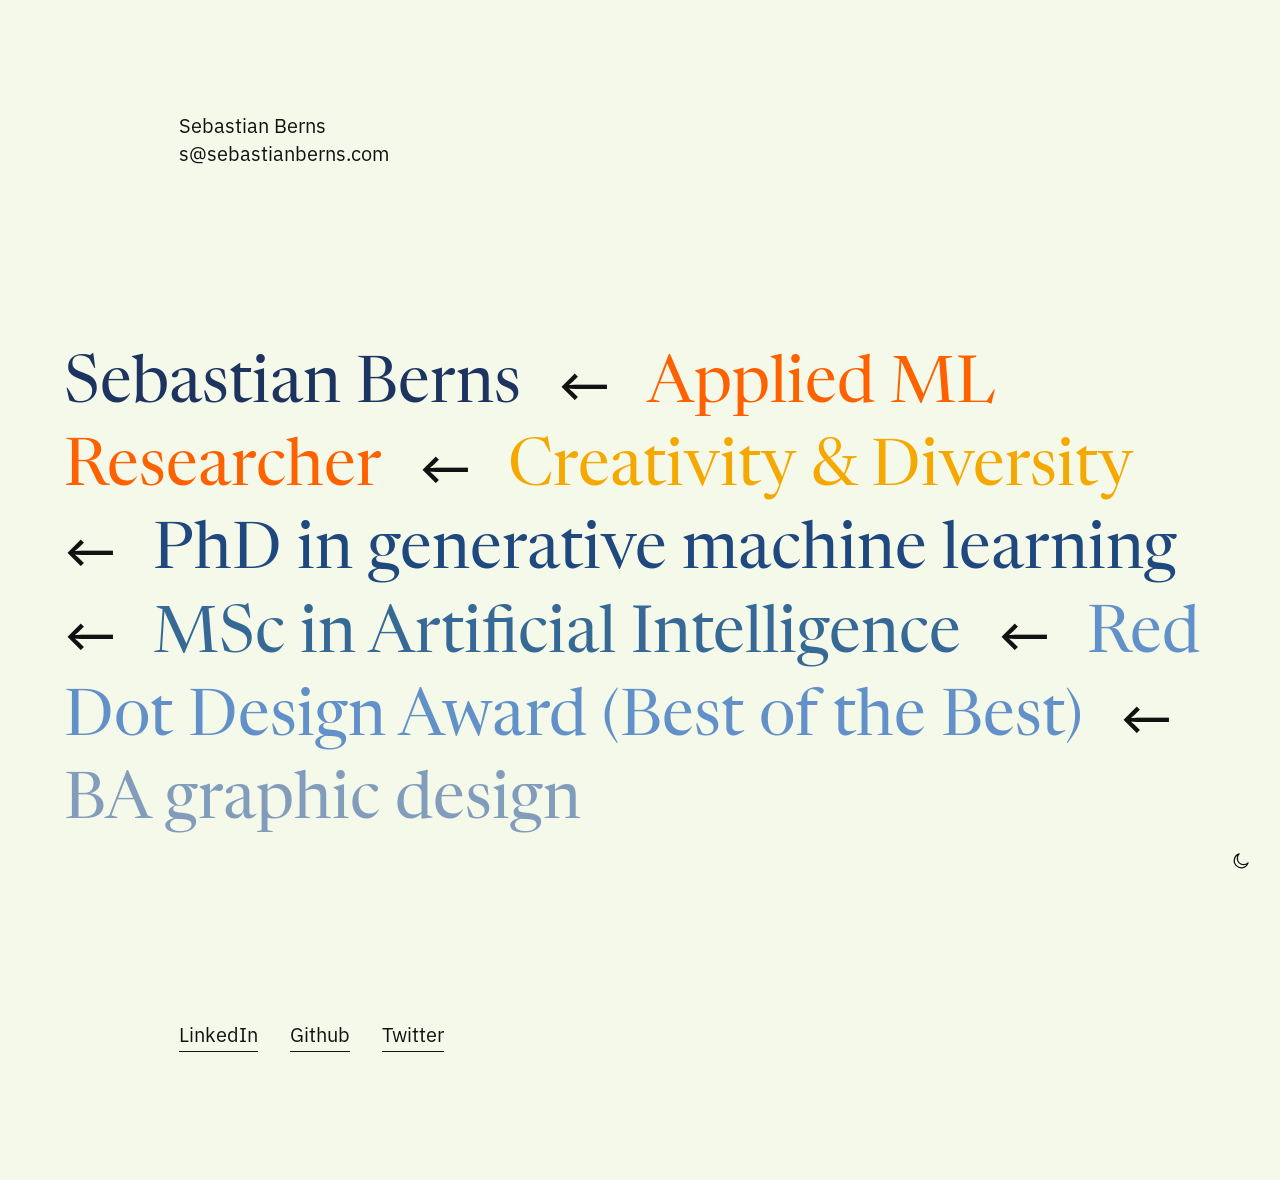
<file: index.html>
<!DOCTYPE html>
<html lang="en" dir="ltr">
  <head>
    <meta charset="utf-8">
    <meta name="viewport" content="width=device-width, initial-scale=1">
    <title>Sebastian Berns ← Creative ML Research</title>
    <meta name="description" content="Sebastian Berns is a generative machine learning researcher and graphic designer.">
    <meta name="author" content="Sebastian Berns">
    <meta name="color-scheme" content="light dark">
    <!-- The site has its own dark mode: keep Dark Reader (also Firefox for iOS's Night Mode) from
         recoloring it, which overrides the theme toggle -->
    <meta name="darkreader-lock">
    <link rel="canonical" href="https://sebastianberns.com/">
    <meta property="og:site_name" content="Sebastian Berns ← Creative ML Research">
    <meta property="og:title" content="Sebastian Berns ← Creative ML Research">
    <meta property="og:description" content="Sebastian Berns is a generative machine learning researcher and graphic designer.">
    <meta property="og:url" content="https://sebastianberns.com/">
    <meta property="og:type" content="website">
    <link rel="alternate" type="application/atom+xml" title="Sebastian Berns ← Creative ML Research" href="/blog/feed.xml">
    <link rel="preload" href="/fonts/ibm-plex-sans-regular.woff2" as="font" type="font/woff2" crossorigin media="(prefers-color-scheme: light)">
    <link rel="preload" href="/fonts/ibm-plex-sans-light.woff2" as="font" type="font/woff2" crossorigin media="(prefers-color-scheme: dark)">
    <link rel="preload" href="/fonts/newsreader-display-regular.woff2" as="font" type="font/woff2" crossorigin>
    <script>
      // Apply the theme toggle's saved choice before first paint
      try {
        const theme = localStorage.getItem("theme");
        if (theme === "light" || theme === "dark") document.documentElement.dataset.theme = theme;
      } catch {}
    </script>
    <link rel="stylesheet" href="/css/style.css?v=40577e2b82">
  </head>
  <body>
    <main id="main">
<header class="section">
  <article class="subsection cols">
    <div class="col col-l">
      <h1>Sebastian&nbsp;Berns<br><span style="unicode-bidi:bidi-override;direction:rtl">moc.snrebnaitsabes@s</span></h1>
    </div>
  </article>
</header>
<section id="intro" class="section">
  <article class="subsection">
    <p class="intro-p large serif c1 intro-p-space-after">Sebastian Berns</p>
    <p class="intro-p large arrow intro-p-space-after">←</p>
    <p class="intro-p large serif c6 intro-p-space-after">Applied ML Researcher</p>
    <p class="intro-p large arrow intro-p-space-after">←</p>
    <p class="intro-p large serif c7 intro-p-space-after">Creativity & Diversity</p>
    <p class="intro-p large arrow intro-p-space-after">←</p>
    <p class="intro-p large serif c2 intro-p-space-after">PhD in generative machine learning</p>
    <p class="intro-p large arrow intro-p-space-after">←</p>
    <p class="intro-p large serif c3 intro-p-space-after">MSc in Artificial Intelligence</p>
    <p class="intro-p large arrow intro-p-space-after">←</p>
    <p class="intro-p large serif c4 intro-p-space-after">Red Dot Design Award (Best of the Best)</p>
    <p class="intro-p large arrow intro-p-space-after">←</p>
    <p class="intro-p large serif c5 intro-p-space-after">BA graphic design</p>
  </article>
</section>
<section id="social" class="section">
  <nav class="subsection pad social-links" aria-label="Social media">
    <a href="https://www.linkedin.com/in/sebastianberns/">LinkedIn</a>
    <a href="https://github.com/sebastianberns">Github</a>
    <a href="https://twitter.com/sebastianberns">Twitter</a>
  </nav>
</section>
    </main>
    <button class="theme-toggle" type="button" hidden>
      <svg class="icon-moon" viewBox="0 0 24 24" fill="none" stroke="currentColor" stroke-width="1.5" stroke-linecap="round" stroke-linejoin="round" aria-hidden="true"><path d="M20.5 14.2A8.5 8.5 0 1 1 9.8 3.5a6.6 6.6 0 0 0 10.7 10.7z"/></svg>
      <svg class="icon-sun" viewBox="0 0 24 24" fill="none" stroke="currentColor" stroke-width="1.5" stroke-linecap="round" aria-hidden="true"><circle cx="12" cy="12" r="4"/><path d="M12 2.5v2M12 19.5v2M2.5 12h2M19.5 12h2M5.3 5.3l1.4 1.4M17.3 17.3l1.4 1.4M5.3 18.7l1.4-1.4M17.3 6.7l1.4-1.4"/></svg>
    </button>
    <script>
      (() => {
        const root = document.documentElement;
        const button = document.querySelector(".theme-toggle");
        const system = matchMedia("(prefers-color-scheme: dark)");
        const current = () => root.dataset.theme || (system.matches ? "dark" : "light");
        const label = () => {
          const text = `Switch to ${current() === "dark" ? "light" : "dark"} mode`;
          button.setAttribute("aria-label", text);
          button.title = text;
        };
        button.addEventListener("click", () => {
          const theme = current() === "dark" ? "light" : "dark";
          root.dataset.theme = theme;
          try { localStorage.setItem("theme", theme); } catch {}
          label();
        });
        system.addEventListener("change", label);
        label();
        button.hidden = false;
      })();
    </script>
  </body>
</html>
</file>
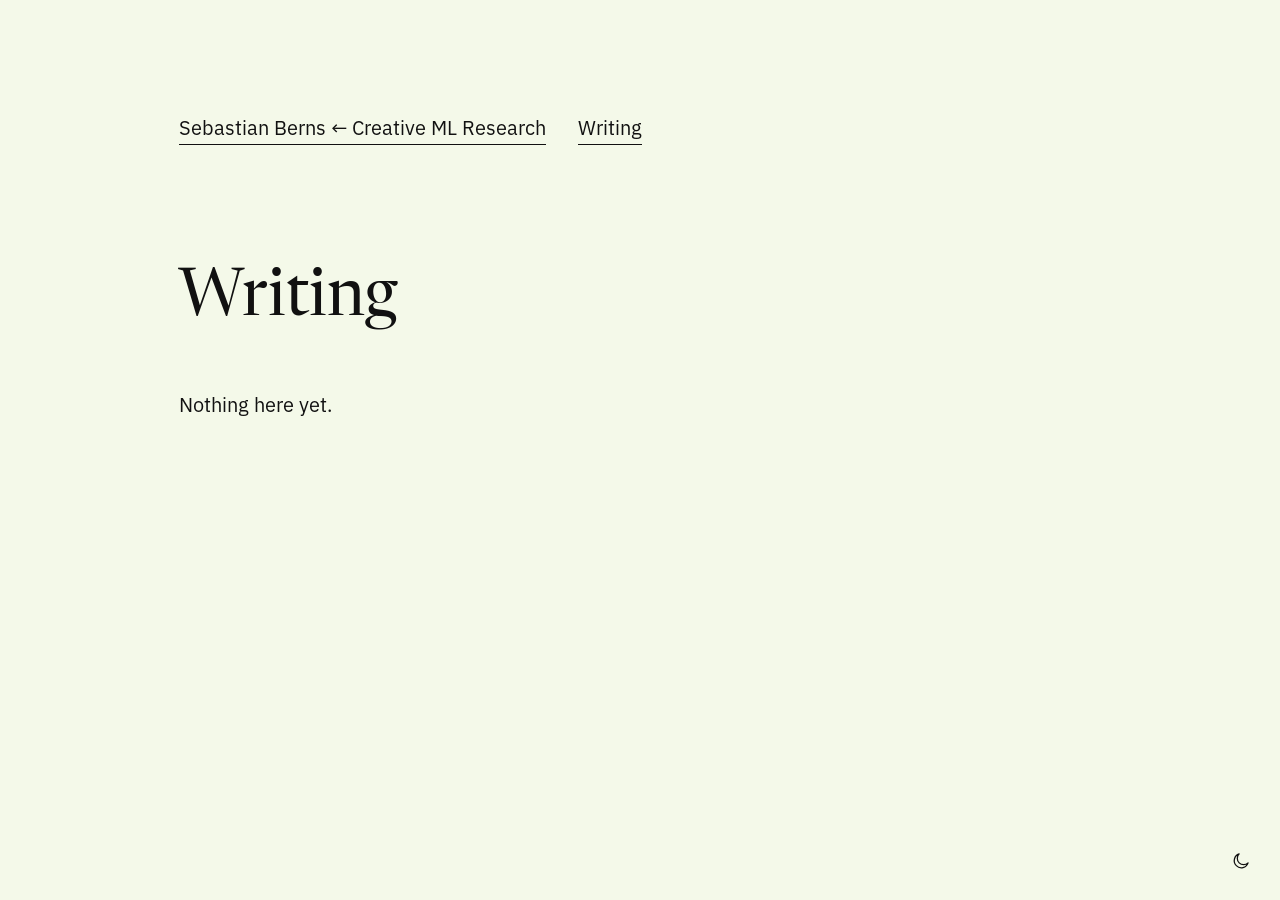
<file: blog/index.html>
<!DOCTYPE html>
<html lang="en" dir="ltr">
  <head>
    <meta charset="utf-8">
    <meta name="viewport" content="width=device-width, initial-scale=1">
    <title>Writing · Sebastian Berns ← Creative ML Research</title>
    <meta name="description" content="Sebastian Berns is a generative machine learning researcher and graphic designer.">
    <meta name="author" content="Sebastian Berns">
    <meta name="color-scheme" content="light dark">
    <!-- The site has its own dark mode: keep Dark Reader (also Firefox for iOS's Night Mode) from
         recoloring it, which overrides the theme toggle -->
    <meta name="darkreader-lock">
    <link rel="canonical" href="https://sebastianberns.com/blog/">
    <meta property="og:site_name" content="Sebastian Berns ← Creative ML Research">
    <meta property="og:title" content="Writing · Sebastian Berns ← Creative ML Research">
    <meta property="og:description" content="Sebastian Berns is a generative machine learning researcher and graphic designer.">
    <meta property="og:url" content="https://sebastianberns.com/blog/">
    <meta property="og:type" content="website">
    <link rel="alternate" type="application/atom+xml" title="Sebastian Berns ← Creative ML Research" href="/blog/feed.xml">
    <link rel="preload" href="/fonts/ibm-plex-sans-regular.woff2" as="font" type="font/woff2" crossorigin media="(prefers-color-scheme: light)">
    <link rel="preload" href="/fonts/ibm-plex-sans-light.woff2" as="font" type="font/woff2" crossorigin media="(prefers-color-scheme: dark)">
    <link rel="preload" href="/fonts/newsreader-display-regular.woff2" as="font" type="font/woff2" crossorigin>
    <script>
      // Apply the theme toggle's saved choice before first paint
      try {
        const theme = localStorage.getItem("theme");
        if (theme === "light" || theme === "dark") document.documentElement.dataset.theme = theme;
      } catch {}
    </script>
    <link rel="stylesheet" href="/css/style.css?v=40577e2b82">
  </head>
  <body>
    <main id="main">
<header class="section masthead">
  <div class="pad">
    <a class="masthead-name" href="/">Sebastian Berns ← Creative ML Research</a>
    <a class="masthead-link" href="/blog/">Writing</a>
  </div>
</header><section class="section">
  <h1 class="section-title pad large serif">Writing</h1>
  <p class="pad">Nothing here yet.</p>
</section>
    </main>
    <button class="theme-toggle" type="button" hidden>
      <svg class="icon-moon" viewBox="0 0 24 24" fill="none" stroke="currentColor" stroke-width="1.5" stroke-linecap="round" stroke-linejoin="round" aria-hidden="true"><path d="M20.5 14.2A8.5 8.5 0 1 1 9.8 3.5a6.6 6.6 0 0 0 10.7 10.7z"/></svg>
      <svg class="icon-sun" viewBox="0 0 24 24" fill="none" stroke="currentColor" stroke-width="1.5" stroke-linecap="round" aria-hidden="true"><circle cx="12" cy="12" r="4"/><path d="M12 2.5v2M12 19.5v2M2.5 12h2M19.5 12h2M5.3 5.3l1.4 1.4M17.3 17.3l1.4 1.4M5.3 18.7l1.4-1.4M17.3 6.7l1.4-1.4"/></svg>
    </button>
    <script>
      (() => {
        const root = document.documentElement;
        const button = document.querySelector(".theme-toggle");
        const system = matchMedia("(prefers-color-scheme: dark)");
        const current = () => root.dataset.theme || (system.matches ? "dark" : "light");
        const label = () => {
          const text = `Switch to ${current() === "dark" ? "light" : "dark"} mode`;
          button.setAttribute("aria-label", text);
          button.title = text;
        };
        button.addEventListener("click", () => {
          const theme = current() === "dark" ? "light" : "dark";
          root.dataset.theme = theme;
          try { localStorage.setItem("theme", theme); } catch {}
          label();
        });
        system.addEventListener("change", label);
        label();
        button.hidden = false;
      })();
    </script>
  </body>
</html>
</file>
<file: css/style.css>
/* sebastianberns.com — ported from CV-2024/src/scss; Pygments token colors are appended by the build */

/* Fonts */

@font-face {
  font-family: "IBM Plex Sans";
  src: url(/fonts/ibm-plex-sans-regular.woff2) format("woff2");
  font-weight: normal;
  font-style: normal;
  font-display: swap;
}

@font-face {
  font-family: "IBM Plex Sans";
  src: url(/fonts/ibm-plex-sans-italic.woff2) format("woff2");
  font-weight: normal;
  font-style: italic;
  font-display: swap;
}

@font-face {
  font-family: "IBM Plex Sans";
  src: url(/fonts/ibm-plex-sans-light.woff2) format("woff2");
  font-weight: 300;
  font-style: normal;
  font-display: swap;
}

@font-face {
  font-family: "IBM Plex Sans";
  src: url(/fonts/ibm-plex-sans-light-italic.woff2) format("woff2");
  font-weight: 300;
  font-style: italic;
  font-display: swap;
}

@font-face {
  font-family: "IBM Plex Sans";
  src: url(/fonts/ibm-plex-sans-bold.woff2) format("woff2");
  font-weight: bold;
  font-style: normal;
  font-display: swap;
}

@font-face {
  font-family: "IBM Plex Sans";
  src: url(/fonts/ibm-plex-sans-semibold.woff2) format("woff2");
  font-weight: 600;
  font-style: normal;
  font-display: swap;
}

@font-face {
  font-family: "IBM Plex Mono";
  src: url(/fonts/ibm-plex-mono-regular.woff2) format("woff2");
  font-weight: normal;
  font-style: normal;
  font-display: swap;
}

@font-face {
  font-family: "IBM Plex Mono";
  src: url(/fonts/ibm-plex-mono-italic.woff2) format("woff2");
  font-weight: normal;
  font-style: italic;
  font-display: swap;
}

@font-face {
  font-family: "Newsreader Display";
  src: url(/fonts/newsreader-display-regular.woff2) format("woff2");
  font-weight: normal;
  font-style: normal;
  font-display: swap;
}

@font-face {
  font-family: "Newsreader Display";
  src: url(/fonts/newsreader-display-italic.woff2) format("woff2");
  font-weight: normal;
  font-style: italic;
  font-display: swap;
}

@font-face {
  font-family: "Newsreader Text";
  src: url(/fonts/newsreader-text-regular.woff2) format("woff2");
  font-weight: normal;
  font-style: normal;
  font-display: swap;
}

@font-face {
  font-family: "Newsreader Text";
  src: url(/fonts/newsreader-text-italic.woff2) format("woff2");
  font-weight: normal;
  font-style: italic;
  font-display: swap;
}

@font-face {
  font-family: "Newsreader Text";
  src: url(/fonts/newsreader-text-light.woff2) format("woff2");
  font-weight: 300;
  font-style: normal;
  font-display: swap;
}

@font-face {
  font-family: "Newsreader Text";
  src: url(/fonts/newsreader-text-light-italic.woff2) format("woff2");
  font-weight: 300;
  font-style: italic;
  font-display: swap;
}

@font-face {
  font-family: "Newsreader Text";
  src: url(/fonts/newsreader-text-bold.woff2) format("woff2");
  font-weight: bold;
  font-style: normal;
  font-display: swap;
}

@font-face {
  font-family: "Newsreader Text";
  src: url(/fonts/newsreader-text-semibold.woff2) format("woff2");
  font-weight: 600;
  font-style: normal;
  font-display: swap;
}

/* Tokens */

/* Colors with two values follow color-scheme: the system setting, or the
   theme toggle's choice in <html data-theme="light|dark"> */
:root {
  color-scheme: light dark;
  --font-sans: "IBM Plex Sans", "Helvetica Neue", Helvetica, Arial, sans-serif;
  --font-display: "Newsreader Display", Garamond, "Times New Roman", Times, serif;
  --font-text: "Newsreader Text", Georgia, "Times New Roman", Times, serif;
  --font-mono: "IBM Plex Mono", ui-monospace, "SF Mono", Menlo, Consolas, monospace;
  --weight-text: 400;  /* 300 in dark mode */
  --weight-bold: 700;  /* 600 in dark mode */

  /* Named colors: light scheme */
  --ivory: #F4F9E9;
  --twilightindigo: #1D3461;
  --steelazure: #1F487E;
  --balticblue: #376996;
  --dustydenim: #6290C8;
  --wisteriablue: #829CBC;

  /* Named colors: dark scheme. The greens mirror the blues' ramp in OKLCH:
     same relative chroma and spacing, green hue, and lightest for c1 so the
     contrast order matches light mode */
  --carbon: #161614;
  --seafoam: #A1F4C2;
  --mintleaf: #89E4A1;
  --pistachio: #86C481;
  --fern: #54A465;
  --sage: #69926F;

  /* Named colors: both schemes */
  --blazeorange: #FE6100;
  --amberhoney: #F5A900;

  /* Synonyms: the same name in both schemes, used by the .c1–.c7 classes */
  --c1: light-dark(var(--twilightindigo), var(--seafoam));
  --c2: light-dark(var(--steelazure), var(--mintleaf));
  --c3: light-dark(var(--balticblue), var(--pistachio));
  --c4: light-dark(var(--dustydenim), var(--fern));
  --c5: light-dark(var(--wisteriablue), var(--sage));
  --c6: var(--blazeorange);
  --c7: var(--amberhoney);

  --bg: light-dark(var(--ivory), var(--carbon));
  --fg: light-dark(#111, #eeede9);
  --muted: light-dark(#6b6a66, #9a9890);
  --rule: light-dark(#cfcdc6, #3a3936);
  --hover: light-dark(#fff, #2a2a27);
  --selection: #44f;
  --code-bg: light-dark(#e4e2dc, #2c2c28);

  /* Code highlighting, used by the Pygments style in engine/highlight.py */
  --hl-comment: var(--muted);
  --hl-keyword: var(--c3);
  --hl-name: var(--c1);    /* functions, classes, builtins, shell commands */
  /* Light mode darkens c6 and c7 in OKLCH to about 3:1 on --code-bg */
  --hl-string: light-dark(oklch(from var(--blazeorange) calc(l - 0.07) c h), var(--c6));
  --hl-number: light-dark(oklch(from var(--amberhoney) calc(l - 0.18) c h), var(--c7));  /* also True/None and shell options */

  /* Palette from CV-2024, kept for its classes */
  --blue: #44f;
  --green: #1CD961;
  --red: #FF665E;
  --yellow: #E6BE0E;
  --grad-1: #44f;
  --grad-2: #734DD7;
  --grad-3: #A255AF;
  --grad-4: #D15E87;
  --grad-5: #FF665E;
  --fullblue: light-dark(#2020BC, #8080ff);
  --darkblue: light-dark(#161680, #a0a0ff);
  --gold: #FCA311;
  --orange: #FF6700;
  /* IBM colorblind-safe palette */
  --ibm1: #648FFF;
  --ibm2: light-dark(#785EF0, #9a86f5);
  --ibm3: #DC267F;
  --ibm4: #FE6100;
  --ibm5: #FFB000;
  --ibm5b: #F5A900;
  --darkgreen: light-dark(#004D0F, #4fbf5f);
}

:root[data-theme="light"] { color-scheme: light; }
:root[data-theme="dark"]  { color-scheme: dark; }

/* Light text on a dark background looks heavier, so dark mode goes one step lighter: light
   instead of regular, semibold instead of bold (Newsreader Text and IBM Plex Sans; the other
   families fall back to regular) */
:root[data-theme="dark"] { --weight-text: 300; --weight-bold: 600; }
@media (prefers-color-scheme: dark) {
  :root:not([data-theme="light"]) { --weight-text: 300; --weight-bold: 600; }
}

/* Base */

html {
  font-size: 16px;
  text-rendering: optimizeLegibility;
  -webkit-text-size-adjust: 100%;
}

*, *::before, *::after {
  box-sizing: border-box;
}

body, main, header, footer, section, article, aside,
h1, h2, h3, h4, h5, h6, p, div, figure, blockquote {
  margin: 0;
  padding: 0;
}

ul, ol, li {
  margin: 0;
}

body {
  background-color: var(--bg);
  color: var(--fg);
  font-family: var(--font-sans);
  font-size: 1.25em;  /* 20px */
  font-weight: var(--weight-text);
  line-height: 1.4em;
}

h1, h2, h3, h4, h5, h6 {
  font-size: 1em;
  font-weight: var(--weight-text);
}

p {
  margin-bottom: 0.8em;
  &:last-child { margin-bottom: 0; }
}

em, i {
  font-style: italic;
  font-weight: var(--weight-text);
}

/* Keeps the surrounding family: Newsreader Text bold in posts, IBM Plex Sans bold elsewhere */
b, strong {
  font-weight: var(--weight-bold);
}

.italic {
  font-style: italic;
  & em, & i { font-style: normal; }
}

.caps { text-transform: uppercase; }

small { font-size: 1em; }

.small {
  font-size: 0.6em;  /* 12px */
  line-height: 1.83333em;
  margin-bottom: 1.33333em;
  letter-spacing: 0 !important;
}

.medium {
  font-size: 1.4em;
  line-height: 1.4em;
}

.large {
  font-size: 2.1em;
  line-height: 1.3em;
}

.serif { font-family: var(--font-display); }

.arrow { padding-bottom: 0.1em; }

@media (min-width: 440px) {
  .medium { font-size: 1.7em; }
  .large  { font-size: 2.4em; }
}

@media (min-width: 560px) {
  .medium { font-size: 2em; }
  .large  { font-size: 2.7em; }
}

@media (min-width: 1200px) {
  .medium { font-size: 2.4em; }
  .large  { font-size: 3.2em; }
}

::selection {
  background-color: var(--selection);
  color: #fff;
}

a {
  color: inherit;
  text-decoration: none;
  padding-block: 0.1em;
  border-bottom: 1px solid;

  &:hover { background-color: var(--hover); }

  &:focus-visible {
    outline: 1px solid;
    outline-offset: 0;
    background-color: var(--hover);
  }
}

.noindent { text-indent: 0; }

.noliststyle {
  list-style: none;
  padding-left: 0;
}

.align-left   { text-align: left; }
.align-center { text-align: center; }
.align-right  { text-align: right; }

.intro-p {
  display: inline;
  vertical-align: middle;
}

.intro-p-space-after { margin-right: 0.5em; }

/* Colors */

.c1 { color: var(--c1); }
.c2 { color: var(--c2); }
.c3 { color: var(--c3); }
.c4 { color: var(--c4); }
.c5 { color: var(--c5); }
.c6 { color: var(--c6); }
.c7 { color: var(--c7); }

.blue      { color: var(--blue); }
.green     { color: var(--green); }
.red       { color: var(--red); }
.yellow    { color: var(--yellow); }
.color-grad-1 { color: var(--grad-1); }
.color-grad-2 { color: var(--grad-2); }
.color-grad-3 { color: var(--grad-3); }
.color-grad-4 { color: var(--grad-4); }
.color-grad-5 { color: var(--grad-5); }
.fullblue  { color: var(--fullblue); }
.darkblue  { color: var(--darkblue); }
.gold      { color: var(--gold); }
.orange    { color: var(--orange); }
.ibm1      { color: var(--ibm1); }
.ibm2      { color: var(--ibm2); }
.ibm3      { color: var(--ibm3); }
.ibm4      { color: var(--ibm4); }
.ibm5      { color: var(--ibm5); }
.ibm5b     { color: var(--ibm5b); }
.darkgreen { color: var(--darkgreen); }

/* Layout */

#nav-list {
  list-style: lower-latin;
  padding-left: 1.2em;
  line-height: 1.6em;
  margin-bottom: 0.8em;
}

.social-links {
  display: flex;
  flex-wrap: wrap;
  gap: 0.4em 1.6em;
}

#main {
  margin: 0 0.8em 3.2em;
}

.section { padding-top: 4em; }

.subsection { margin-bottom: 3.2em; }

.vspace { height: 4em; }

.col { padding-inline: 0.8em; }

.col-l { margin-bottom: 0.8em; }

.pad { padding-inline: 0.8em; }

@media (min-width: 560px) {
  #main { margin: 0 1.6em 6.4em; }

  .section { padding-top: 5.6em; }

  /* A table, not a grid: the 10% column padding below resolves against the full width */
  .cols {
    display: table;
    width: 100%;
  }

  .pad, .col-l { padding-left: 1.6em; }
  .pad, .col-r { padding-right: 1.6em; }

  .col {
    display: table-cell;
    padding-right: 1.6em;
  }
}

@media (min-width: 640px) {
  #main { margin-inline: 3.2em; }
}

@media (min-width: 880px) {
  .pad, .col-l { padding-left: 10%; }
  .pad, .col-r { padding-right: 10%; }
}

@media (min-width: 1544px) {
  #main {
    max-width: 1400px;
    margin-inline: auto;
  }
}

/* Masthead on blog pages */

.masthead .pad {
  display: flex;
  flex-wrap: wrap;
  gap: 0.4em 1.6em;
}

/* Post lists */

.section-title { margin-bottom: 0.8em; }

.post-list-title {
  & a { border-bottom: none; }
  font-family: var(--font-display);
  font-size: 1.4em;
  line-height: 1.3em;
}

.post-list-date {
  display: block;
  color: var(--muted);
  margin: 0.4em 0 0;
}

.post-list-description { margin: 0.2em 0 0; }

/* Posts */

.post-header {
  margin-bottom: 2.4em;
  max-width: 34em;
}

.post-title {
  font-size: 2.1em;
  line-height: 1.15em;
  margin-bottom: 0.4em;
  text-wrap: balance;
}

@media (min-width: 560px) {
  .post-title { font-size: 2.7em; }
}

.post-meta {
  color: var(--muted);
  margin: 0;
}

.post-body {
  max-width: 34em;  /* ~68ch */
  font-family: var(--font-text);
  font-size: 1.05em;
  line-height: 1.55;
  hyphens: auto;
  text-wrap: pretty;

  & p, & ul, & ol, & blockquote, & table, & .highlight, & .math.block, & figure {
    margin-bottom: 1em;
  }

  & ul, & ol { padding-left: 1.4em; }
  & li > p { margin-bottom: 0.4em; }

  & h2, & h3, & h4 {
    position: relative;
    font-family: var(--font-display);
    line-height: 1.25;
    margin: 1.8em 0 0.6em;
    text-wrap: balance;
  }
  & h2 { font-size: 1.6em; }
  & h3 { font-size: 1.3em; }
  & h4 { font-size: 1em; font-style: italic; }

  /* Sits in the left gutter, shown on hover */
  & .header-anchor {
    position: absolute;
    right: 100%;
    margin-right: 0.4em;
    border: 0;
    color: var(--muted);
    opacity: 0;
    font-family: var(--font-sans);
    font-size: 0.8em;
  }
  & :is(h2, h3, h4):hover .header-anchor,
  & .header-anchor:focus-visible { opacity: 1; }

  & blockquote {
    border-left: 2px solid var(--rule);
    padding-left: 1em;
    color: var(--muted);
  }

  & img, & video, & svg:not(mjx-container svg) {
    max-width: 100%;
    height: auto;
  }

  & hr {
    border: 0;
    border-top: 1px solid var(--rule);
    margin: 2em 0;
  }

  & table {
    display: block;
    overflow-x: auto;
    border-collapse: collapse;
    font-family: var(--font-sans);
    font-size: 0.75em;
    font-variant-numeric: tabular-nums;
  }
  & th, & td {
    padding: 0.4em 0.8em;
    border-bottom: 1px solid var(--rule);
    text-align: left;
  }
  & th { border-bottom-color: var(--fg); font-weight: var(--weight-text); }
}

/* Code */

code, pre {
  font-family: var(--font-mono);
  font-size: 0.8em;
  font-variant-ligatures: none;  /* show -> and != as typed */
}

pre code { font-size: 1em; }

:not(pre) > code {
  background: var(--code-bg);
  border-radius: 3px;
  padding: 0.1em 0.3em;
  font-size: 0.78em;
  hyphens: none;
}

a > code { background: none; padding: 0; }

.highlight pre {
  background: var(--code-bg);
  border-radius: 4px;
  padding: 0.9em 1.1em;
  overflow-x: auto;
  line-height: 1.5;
  tab-size: 4;
  hyphens: none;
}

/* Math (MathJax SVG; layout rules are in mathjax.css) */

.math.block {
  overflow-x: auto;
  overflow-y: hidden;
}

/* Footnotes */

.footnote-ref a {
  border: 0;
  font-family: var(--font-sans);
  font-size: 0.7em;
  padding: 0 0.1em;
}

.footnotes-sep {
  margin-top: 3em !important;
}

.footnotes {
  font-size: 0.85em;
}

.footnote-backref { border: 0; }

/* Theme toggle: shows the moon in light mode and the sun in dark mode */

.theme-toggle {
  position: fixed;
  right: 1.2rem;
  bottom: 1.2rem;
  z-index: 10;
  display: grid;
  place-items: center;
  width: 2.5rem;
  height: 2.5rem;
  padding: 0;
  border: none;
  border-radius: 50%;
  background: var(--bg);
  color: var(--fg);
  cursor: pointer;

  &:hover { background: var(--hover); }
  &:focus-visible { outline: 2px solid var(--selection); outline-offset: 2px; }
  &[hidden] { display: none; }

  & svg { width: 1.25rem; height: 1.25rem; }
  & .icon-sun { display: none; }
}

:root[data-theme="dark"] .theme-toggle {
  & .icon-sun { display: block; }
  & .icon-moon { display: none; }
}

@media (prefers-color-scheme: dark) {
  :root:not([data-theme="light"]) .theme-toggle {
    & .icon-sun { display: block; }
    & .icon-moon { display: none; }
  }
}

@media print {
  .theme-toggle { display: none; }
}

/* Pygments: SiteStyle (engine/highlight.py) */
.highlight .c { color: var(--hl-comment); font-style: italic } /* Comment */
.highlight .err { color: var(--hl-string) } /* Error */
.highlight .k { color: var(--hl-keyword) } /* Keyword */
.highlight .ch { color: var(--hl-comment); font-style: italic } /* Comment.Hashbang */
.highlight .cm { color: var(--hl-comment); font-style: italic } /* Comment.Multiline */
.highlight .cp { color: var(--hl-comment); font-style: italic } /* Comment.Preproc */
.highlight .cpf { color: var(--hl-comment); font-style: italic } /* Comment.PreprocFile */
.highlight .c1 { color: var(--hl-comment); font-style: italic } /* Comment.Single */
.highlight .cs { color: var(--hl-comment); font-style: italic } /* Comment.Special */
.highlight .gd { color: var(--hl-string) } /* Generic.Deleted */
.highlight .ge { font-style: italic } /* Generic.Emph */
.highlight .gh { font-weight: bold } /* Generic.Heading */
.highlight .gi { color: var(--hl-keyword) } /* Generic.Inserted */
.highlight .go { color: var(--hl-comment) } /* Generic.Output */
.highlight .gp { color: var(--hl-comment) } /* Generic.Prompt */
.highlight .gs { font-weight: bold } /* Generic.Strong */
.highlight .gu { font-weight: bold } /* Generic.Subheading */
.highlight .kc { color: var(--hl-number) } /* Keyword.Constant */
.highlight .kd { color: var(--hl-keyword) } /* Keyword.Declaration */
.highlight .kn { color: var(--hl-keyword) } /* Keyword.Namespace */
.highlight .kp { color: var(--hl-keyword) } /* Keyword.Pseudo */
.highlight .kr { color: var(--hl-keyword) } /* Keyword.Reserved */
.highlight .kt { color: var(--hl-keyword) } /* Keyword.Type */
.highlight .m { color: var(--hl-number) } /* Literal.Number */
.highlight .s { color: var(--hl-string) } /* Literal.String */
.highlight .na { color: var(--hl-number) } /* Name.Attribute */
.highlight .nb { color: var(--hl-name) } /* Name.Builtin */
.highlight .nc { color: var(--hl-name) } /* Name.Class */
.highlight .nd { color: var(--hl-name) } /* Name.Decorator */
.highlight .nf { color: var(--hl-name) } /* Name.Function */
.highlight .nt { color: var(--hl-keyword) } /* Name.Tag */
.highlight .nv { color: var(--hl-keyword) } /* Name.Variable */
.highlight .ow { color: var(--hl-keyword) } /* Operator.Word */
.highlight .mb { color: var(--hl-number) } /* Literal.Number.Bin */
.highlight .mf { color: var(--hl-number) } /* Literal.Number.Float */
.highlight .mh { color: var(--hl-number) } /* Literal.Number.Hex */
.highlight .mi { color: var(--hl-number) } /* Literal.Number.Integer */
.highlight .mo { color: var(--hl-number) } /* Literal.Number.Oct */
.highlight .sa { color: var(--hl-string) } /* Literal.String.Affix */
.highlight .sb { color: var(--hl-string) } /* Literal.String.Backtick */
.highlight .sc { color: var(--hl-string) } /* Literal.String.Char */
.highlight .dl { color: var(--hl-string) } /* Literal.String.Delimiter */
.highlight .sd { color: var(--hl-string); font-style: italic } /* Literal.String.Doc */
.highlight .s2 { color: var(--hl-string) } /* Literal.String.Double */
.highlight .se { color: var(--hl-keyword) } /* Literal.String.Escape */
.highlight .sh { color: var(--hl-string) } /* Literal.String.Heredoc */
.highlight .si { color: var(--hl-keyword) } /* Literal.String.Interpol */
.highlight .sx { color: var(--hl-string) } /* Literal.String.Other */
.highlight .sr { color: var(--hl-string) } /* Literal.String.Regex */
.highlight .s1 { color: var(--hl-string) } /* Literal.String.Single */
.highlight .ss { color: var(--hl-string) } /* Literal.String.Symbol */
.highlight .bp { font-style: italic } /* Name.Builtin.Pseudo */
.highlight .fm { color: var(--hl-name) } /* Name.Function.Magic */
.highlight .vc { color: var(--hl-keyword) } /* Name.Variable.Class */
.highlight .vg { color: var(--hl-keyword) } /* Name.Variable.Global */
.highlight .vi { color: var(--hl-keyword) } /* Name.Variable.Instance */
.highlight .vm { color: var(--hl-keyword) } /* Name.Variable.Magic */
.highlight .il { color: var(--hl-number) } /* Literal.Number.Integer.Long */
</file>
